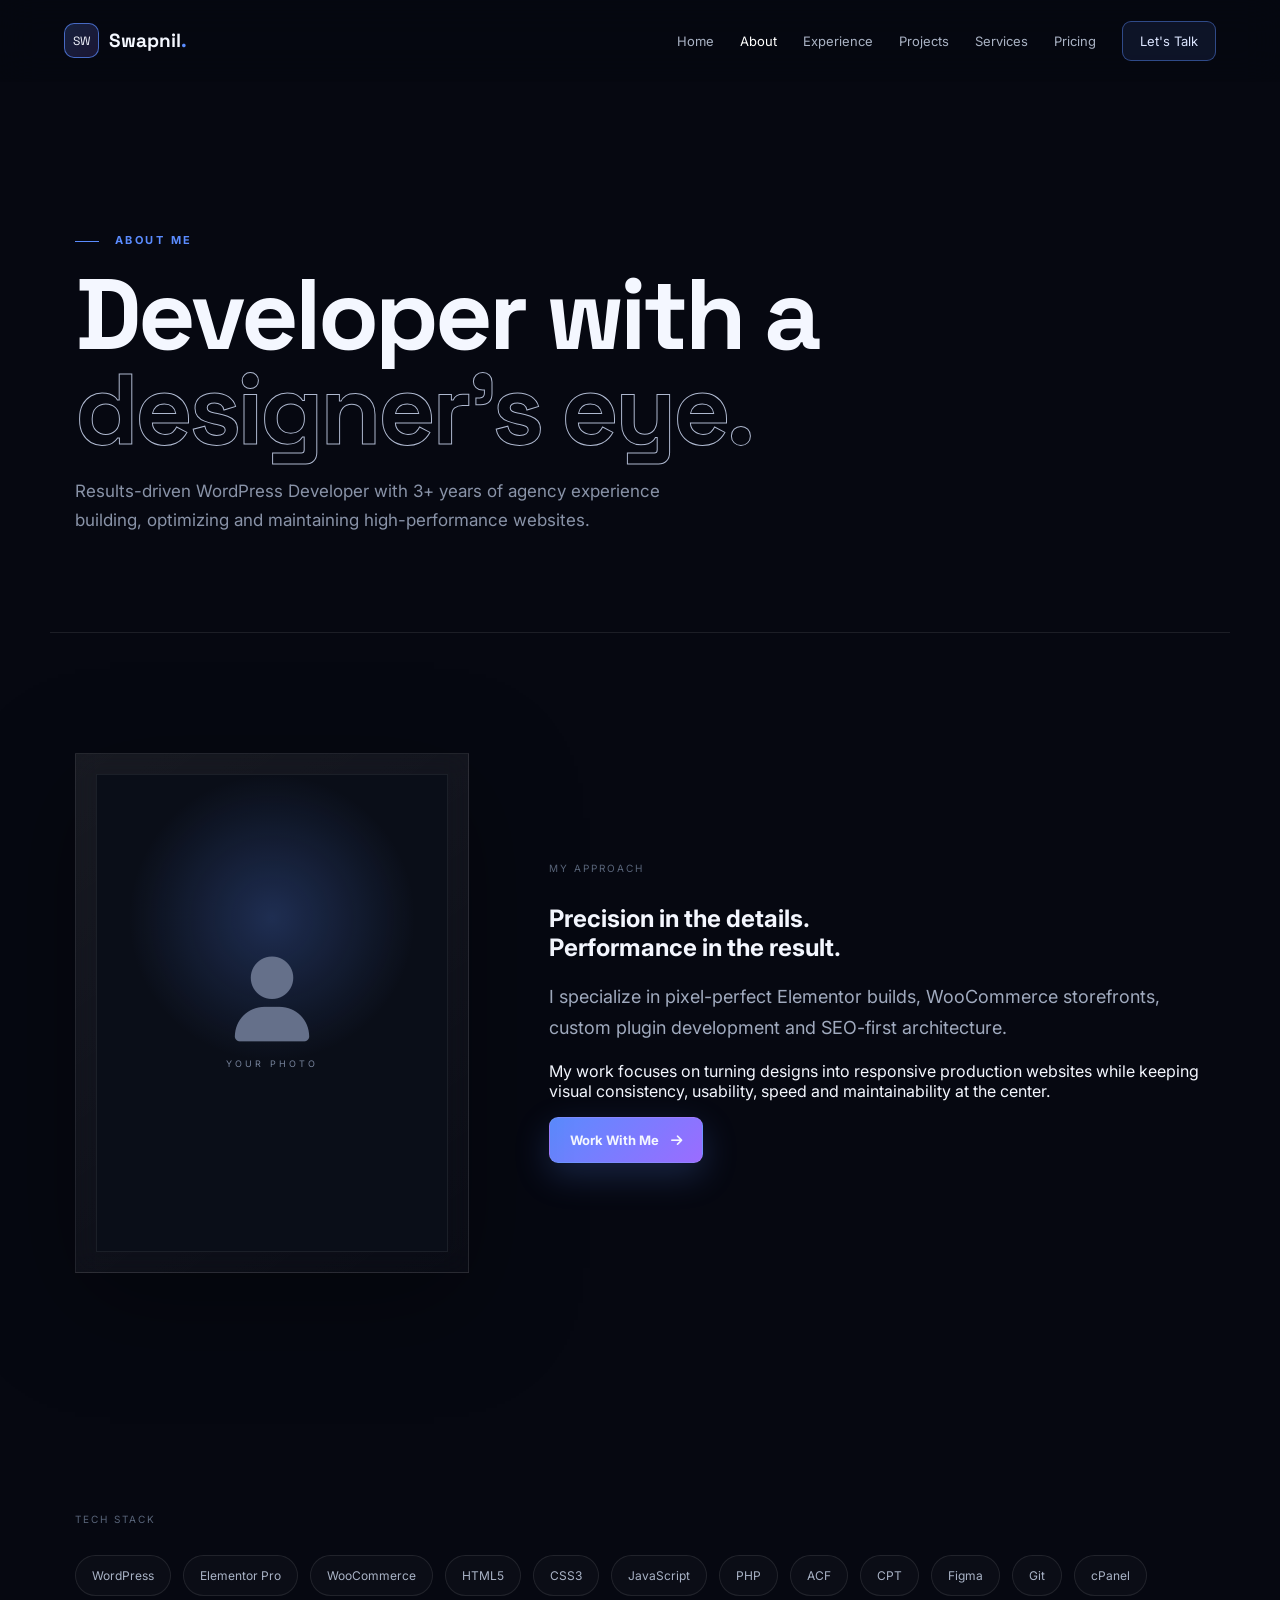
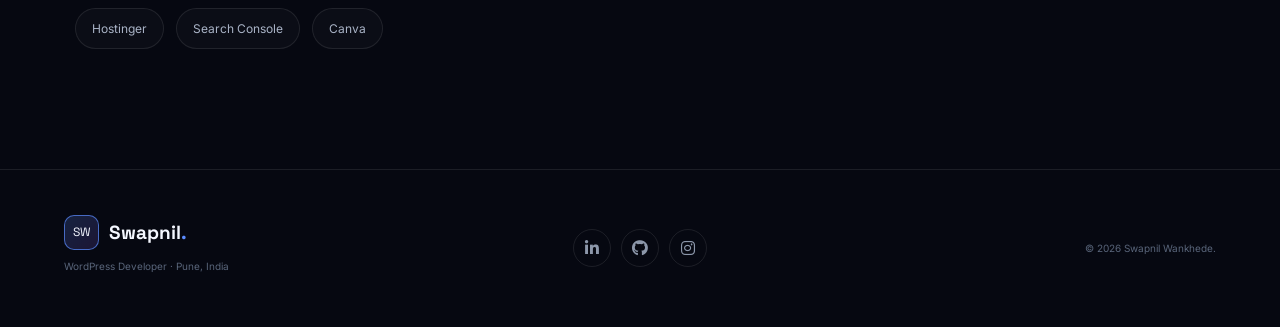
<file: swapnil-3d-portfolio/about.html>
<!DOCTYPE html><html lang="en"><head><meta charset="UTF-8"><meta name="viewport" content="width=device-width,initial-scale=1.0"><title>About | Swapnil Wankhede</title><link href="https://fonts.googleapis.com/css2?family=Inter:wght@400;500;600;700;800&family=Space+Grotesk:wght@500;600;700&display=swap" rel="stylesheet"><link rel="stylesheet" href="https://cdnjs.cloudflare.com/ajax/libs/font-awesome/6.7.2/css/all.min.css"><link rel="stylesheet" href="assets/style.css"></head><body><div id="loader"><div class="loader-logo">SW<span>.</span></div><div class="loader-bar"><i></i></div></div><div class="cursor"></div><div class="cursor-follower"></div>
<header class="nav"><a class="brand" href="index.html"><span>SW</span><b>Swapnil<span>.</span></b></a><button class="menu-toggle"><i class="fa-solid fa-bars"></i></button><nav><a href="index.html">Home</a><a class="active" href="about.html">About</a><a href="experience.html">Experience</a><a href="projects.html">Projects</a><a href="services.html">Services</a><a href="pricing.html">Pricing</a><a class="nav-cta" href="contact.html">Let's Talk</a></nav></header>
<main class="inner"><section class="page-hero"><p class="eyebrow"><span></span> ABOUT ME</p><h1>Developer with a<br><em>designer's eye.</em></h1><p>Results-driven WordPress Developer with 3+ years of agency experience building, optimizing and maintaining high-performance websites.</p></section>
<section class="section about-layout"><div class="about-photo glass"><div class="profile-placeholder"><i class="fa-solid fa-user"></i><small>YOUR PHOTO</small></div></div><div><div class="section-label">MY APPROACH</div><h2>Precision in the details.<br><span>Performance in the result.</span></h2><p class="lead">I specialize in pixel-perfect Elementor builds, WooCommerce storefronts, custom plugin development and SEO-first architecture.</p><p>My work focuses on turning designs into responsive production websites while keeping visual consistency, usability, speed and maintainability at the center.</p><a class="btn btn-primary" href="contact.html">Work With Me <i class="fa-solid fa-arrow-right"></i></a></div></section>
<section class="section"><div class="section-label">TECH STACK</div><div class="skill-cloud"><span>WordPress</span><span>Elementor Pro</span><span>WooCommerce</span><span>HTML5</span><span>CSS3</span><span>JavaScript</span><span>PHP</span><span>ACF</span><span>CPT</span><span>Figma</span><span>Git</span><span>cPanel</span><span>Hostinger</span><span>Search Console</span><span>Canva</span></div></section></main>
<footer><div><a class="brand" href="index.html"><span>SW</span><b>Swapnil<span>.</span></b></a><p>WordPress Developer · Pune, India</p></div><div class="socials"><a href="#"><i class="fa-brands fa-linkedin-in"></i></a><a href="#"><i class="fa-brands fa-github"></i></a><a href="#"><i class="fa-brands fa-instagram"></i></a></div><small>© 2026 Swapnil Wankhede.</small></footer><script src="assets/script.js"></script></body></html>
</file>
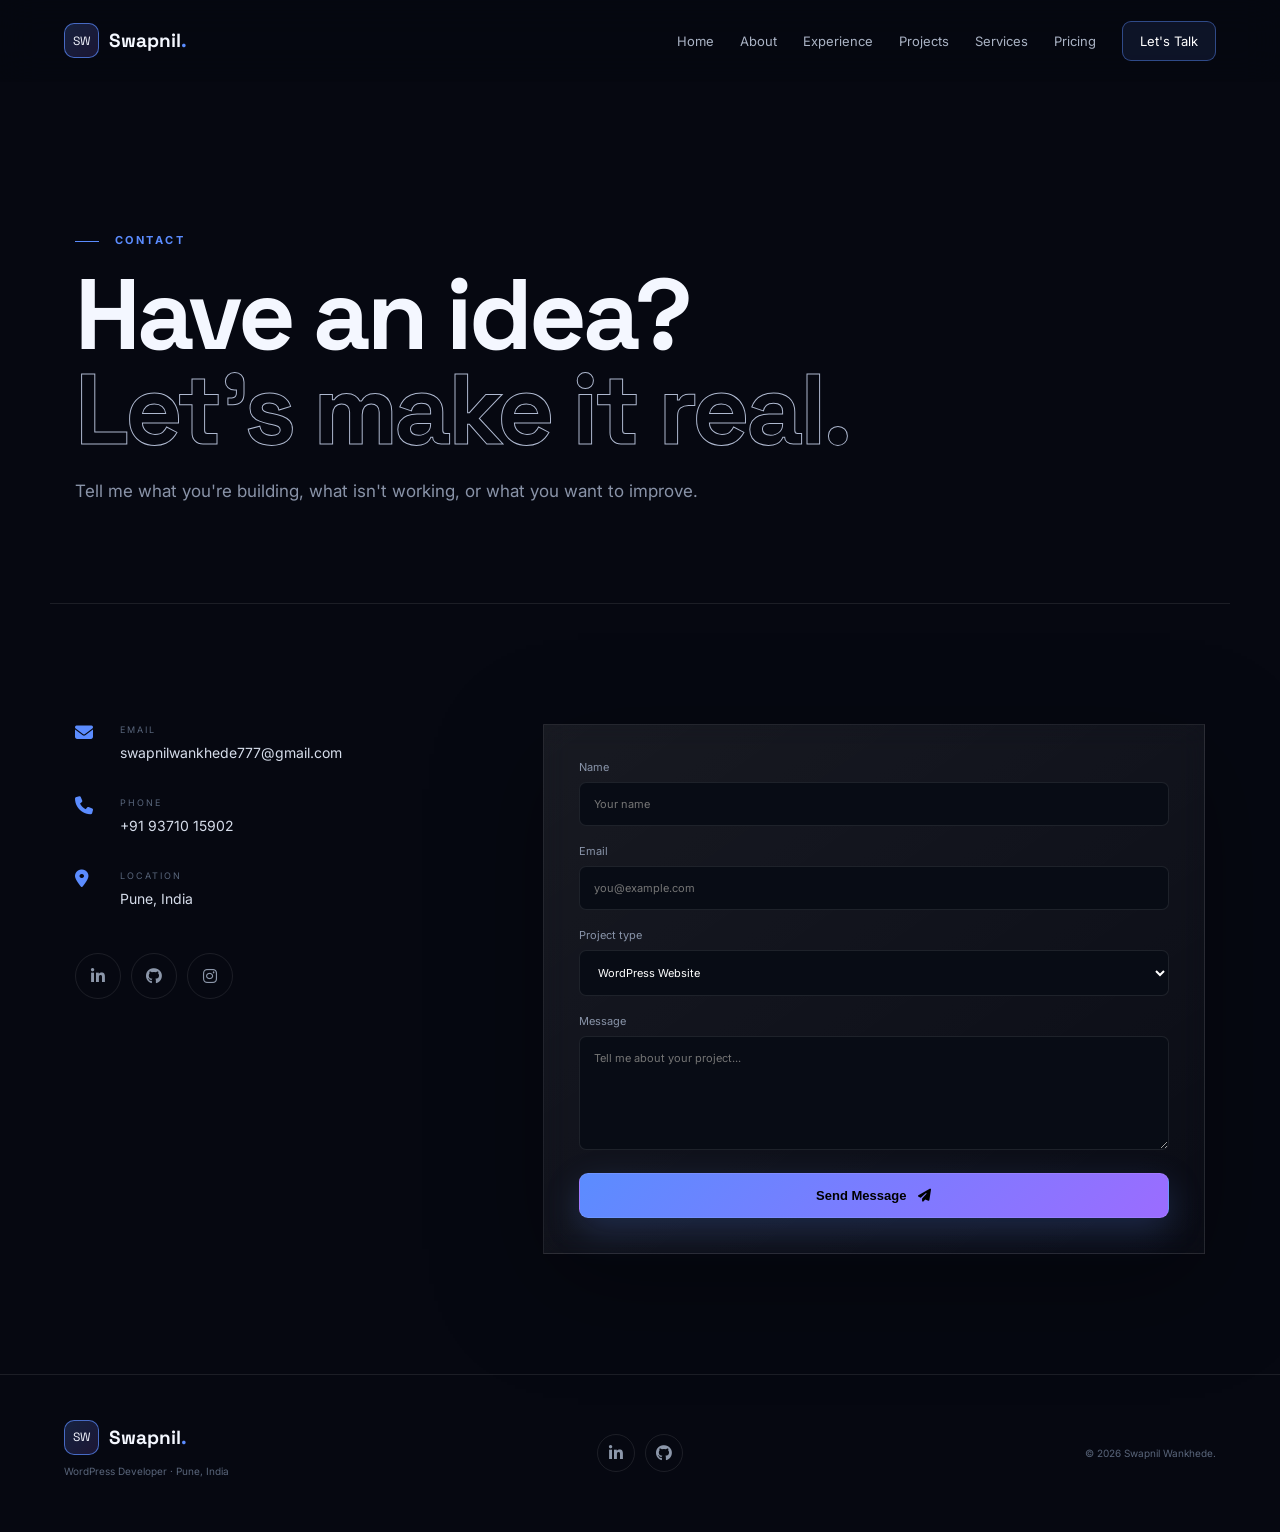
<file: swapnil-3d-portfolio/contact.html>
<!DOCTYPE html><html lang="en"><head><meta charset="UTF-8"><meta name="viewport" content="width=device-width,initial-scale=1.0"><title>Contact | Swapnil Wankhede</title><link href="https://fonts.googleapis.com/css2?family=Inter:wght@400;500;600;700;800&family=Space+Grotesk:wght@500;600;700&display=swap" rel="stylesheet"><link rel="stylesheet" href="https://cdnjs.cloudflare.com/ajax/libs/font-awesome/6.7.2/css/all.min.css"><link rel="stylesheet" href="assets/style.css"></head><body><div id="loader"><div class="loader-logo">SW<span>.</span></div><div class="loader-bar"><i></i></div></div><div class="cursor"></div><div class="cursor-follower"></div>
<header class="nav"><a class="brand" href="index.html"><span>SW</span><b>Swapnil<span>.</span></b></a><button class="menu-toggle"><i class="fa-solid fa-bars"></i></button><nav><a href="index.html">Home</a><a href="about.html">About</a><a href="experience.html">Experience</a><a href="projects.html">Projects</a><a href="services.html">Services</a><a href="pricing.html">Pricing</a><a class="nav-cta active" href="contact.html">Let's Talk</a></nav></header>
<main class="inner"><section class="page-hero contact-head"><p class="eyebrow"><span></span> CONTACT</p><h1>Have an idea?<br><em>Let's make it real.</em></h1><p>Tell me what you're building, what isn't working, or what you want to improve.</p></section>
<section class="section contact-layout"><div class="contact-info"><div class="contact-row"><i class="fa-solid fa-envelope"></i><div><small>EMAIL</small><a href="mailto:swapnilwankhede777@gmail.com">swapnilwankhede777@gmail.com</a></div></div><div class="contact-row"><i class="fa-solid fa-phone"></i><div><small>PHONE</small><a href="tel:+919371015902">+91 93710 15902</a></div></div><div class="contact-row"><i class="fa-solid fa-location-dot"></i><div><small>LOCATION</small><span>Pune, India</span></div></div><div class="socials big"><a href="#"><i class="fa-brands fa-linkedin-in"></i></a><a href="#"><i class="fa-brands fa-github"></i></a><a href="#"><i class="fa-brands fa-instagram"></i></a></div></div>
<form class="contact-form glass" onsubmit="event.preventDefault();alert('Thanks! Connect this form to Formspree, Netlify Forms or your WordPress backend before launch.');"><label>Name<input required placeholder="Your name"></label><label>Email<input required type="email" placeholder="you@example.com"></label><label>Project type<select><option>WordPress Website</option><option>Landing Page</option><option>WooCommerce</option><option>Maintenance / Bug Fixing</option><option>Custom Development</option></select></label><label>Message<textarea required rows="6" placeholder="Tell me about your project..."></textarea></label><button class="btn btn-primary magnetic" type="submit">Send Message <i class="fa-solid fa-paper-plane"></i></button></form></section></main>
<footer><div><a class="brand" href="index.html"><span>SW</span><b>Swapnil<span>.</span></b></a><p>WordPress Developer · Pune, India</p></div><div class="socials"><a href="#"><i class="fa-brands fa-linkedin-in"></i></a><a href="#"><i class="fa-brands fa-github"></i></a></div><small>© 2026 Swapnil Wankhede.</small></footer><script src="assets/script.js"></script></body></html>
</file>
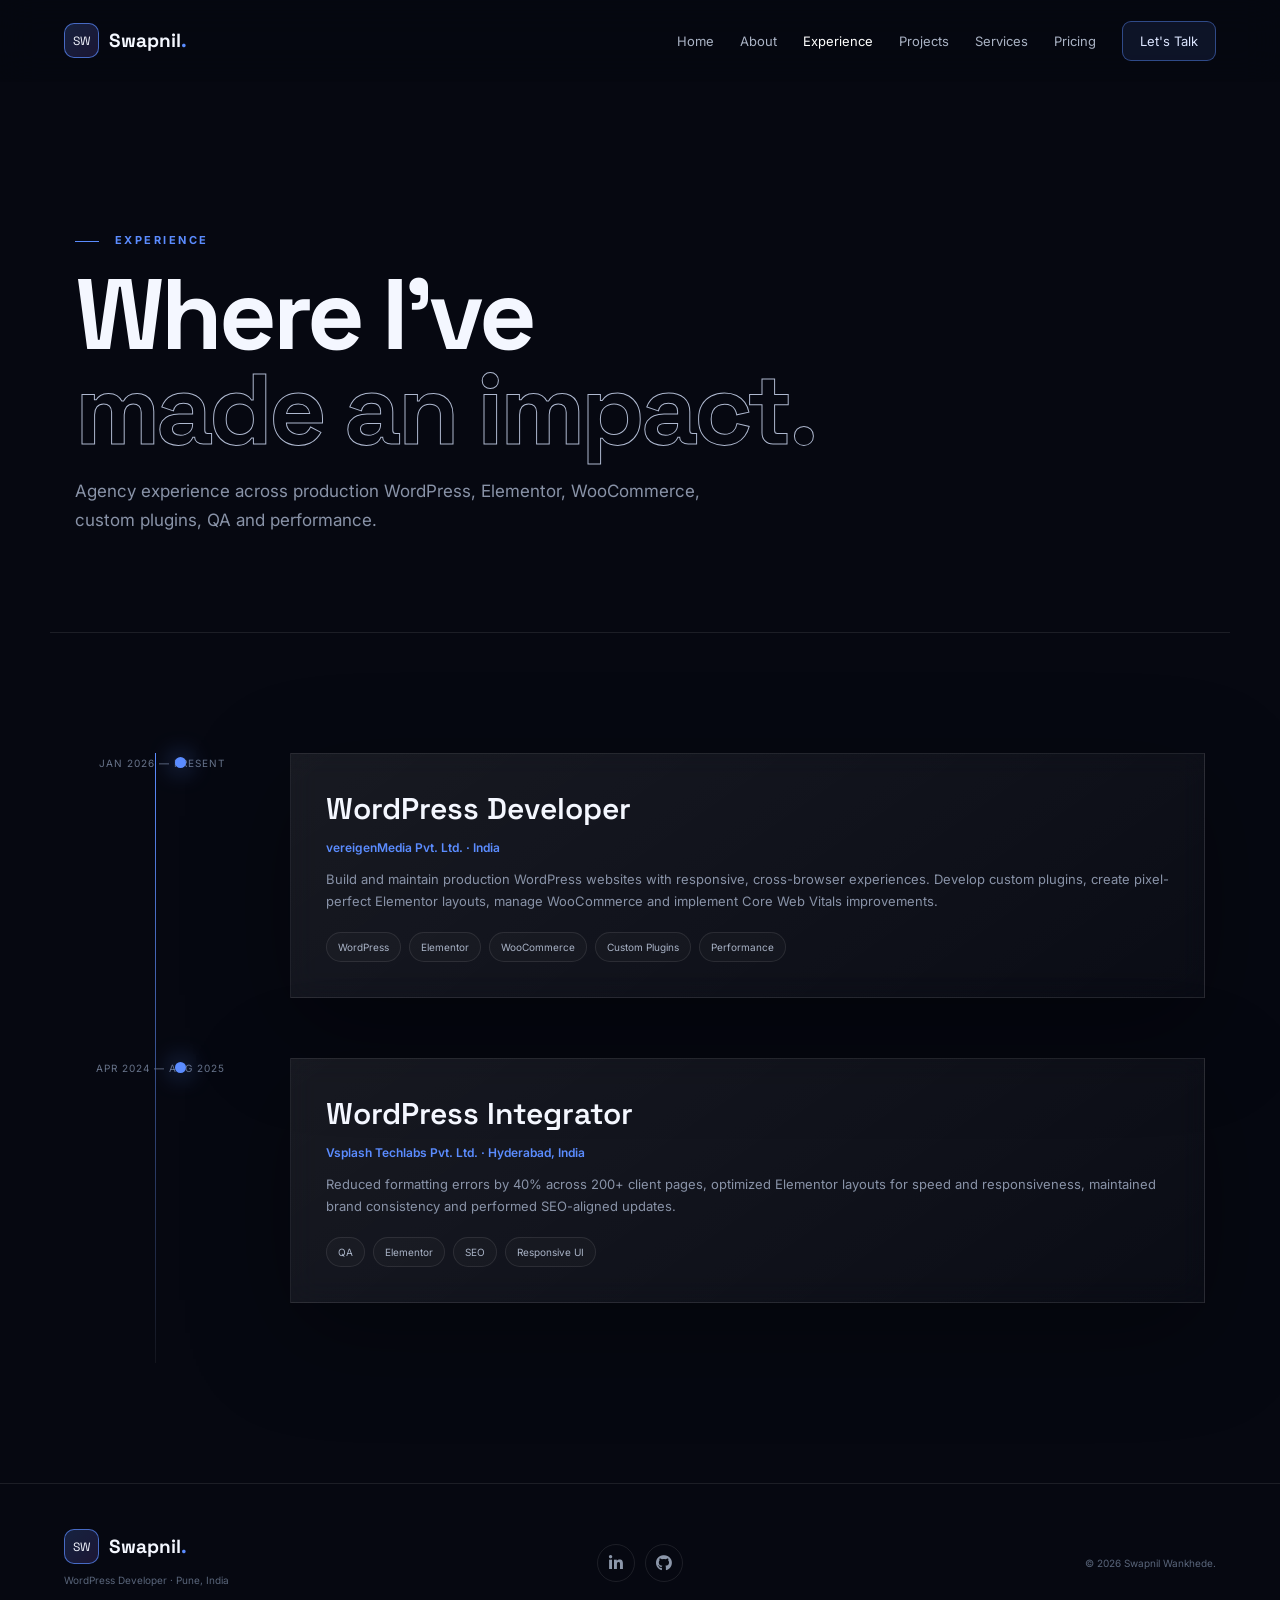
<file: swapnil-3d-portfolio/experience.html>
<!DOCTYPE html><html lang="en"><head><meta charset="UTF-8"><meta name="viewport" content="width=device-width,initial-scale=1.0"><title>Experience | Swapnil Wankhede</title><link href="https://fonts.googleapis.com/css2?family=Inter:wght@400;500;600;700;800&family=Space+Grotesk:wght@500;600;700&display=swap" rel="stylesheet"><link rel="stylesheet" href="https://cdnjs.cloudflare.com/ajax/libs/font-awesome/6.7.2/css/all.min.css"><link rel="stylesheet" href="assets/style.css"></head><body><div id="loader"><div class="loader-logo">SW<span>.</span></div><div class="loader-bar"><i></i></div></div><div class="cursor"></div><div class="cursor-follower"></div>
<header class="nav"><a class="brand" href="index.html"><span>SW</span><b>Swapnil<span>.</span></b></a><button class="menu-toggle"><i class="fa-solid fa-bars"></i></button><nav><a href="index.html">Home</a><a href="about.html">About</a><a class="active" href="experience.html">Experience</a><a href="projects.html">Projects</a><a href="services.html">Services</a><a href="pricing.html">Pricing</a><a class="nav-cta" href="contact.html">Let's Talk</a></nav></header>
<main class="inner"><section class="page-hero"><p class="eyebrow"><span></span> EXPERIENCE</p><h1>Where I've<br><em>made an impact.</em></h1><p>Agency experience across production WordPress, Elementor, WooCommerce, custom plugins, QA and performance.</p></section>
<section class="section timeline"><article class="timeline-item"><div class="timeline-dot"></div><div class="time">JAN 2026 — PRESENT</div><div class="timeline-card glass"><h2>WordPress Developer</h2><h3>vereigenMedia Pvt. Ltd. · India</h3><p>Build and maintain production WordPress websites with responsive, cross-browser experiences. Develop custom plugins, create pixel-perfect Elementor layouts, manage WooCommerce and implement Core Web Vitals improvements.</p><div class="chips"><span>WordPress</span><span>Elementor</span><span>WooCommerce</span><span>Custom Plugins</span><span>Performance</span></div></div></article>
<article class="timeline-item"><div class="timeline-dot"></div><div class="time">APR 2024 — AUG 2025</div><div class="timeline-card glass"><h2>WordPress Integrator</h2><h3>Vsplash Techlabs Pvt. Ltd. · Hyderabad, India</h3><p>Reduced formatting errors by 40% across 200+ client pages, optimized Elementor layouts for speed and responsiveness, maintained brand consistency and performed SEO-aligned updates.</p><div class="chips"><span>QA</span><span>Elementor</span><span>SEO</span><span>Responsive UI</span></div></div></article></section></main>
<footer><div><a class="brand" href="index.html"><span>SW</span><b>Swapnil<span>.</span></b></a><p>WordPress Developer · Pune, India</p></div><div class="socials"><a href="#"><i class="fa-brands fa-linkedin-in"></i></a><a href="#"><i class="fa-brands fa-github"></i></a></div><small>© 2026 Swapnil Wankhede.</small></footer><script src="assets/script.js"></script></body></html>
</file>
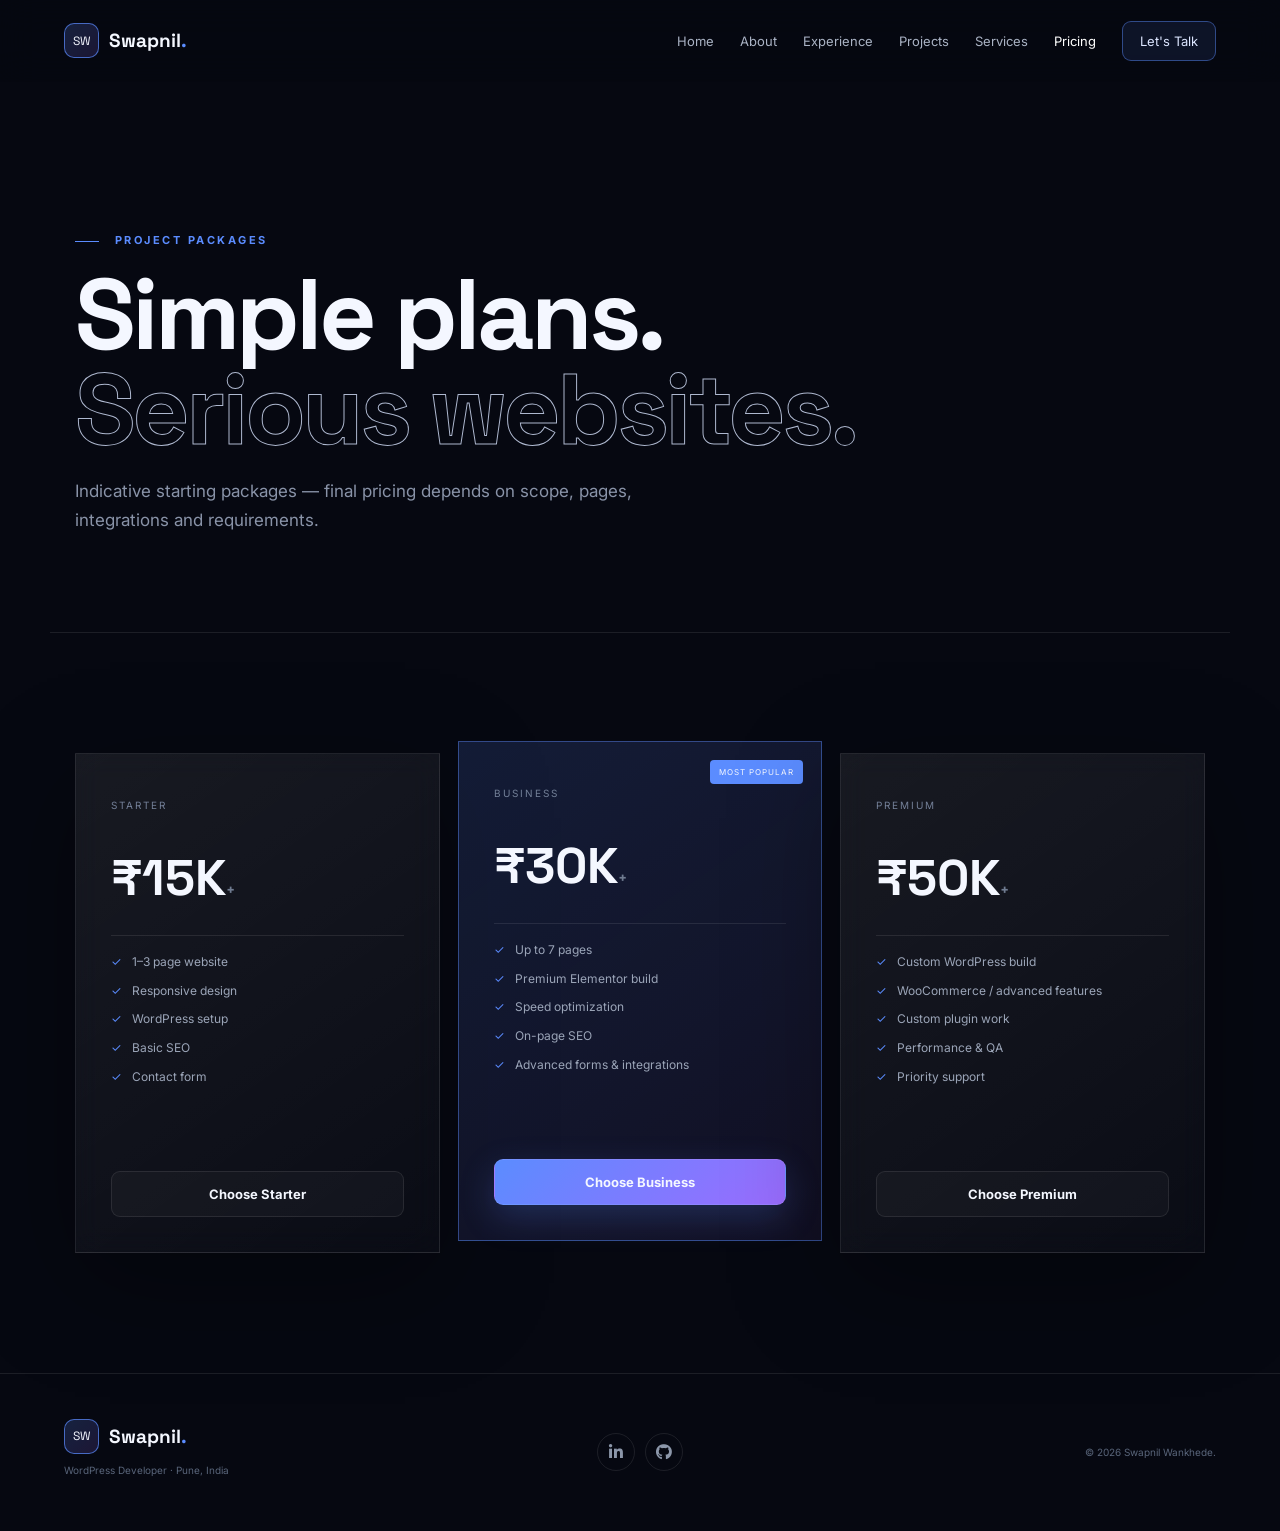
<file: swapnil-3d-portfolio/pricing.html>
<!DOCTYPE html><html lang="en"><head><meta charset="UTF-8"><meta name="viewport" content="width=device-width,initial-scale=1.0"><title>Pricing | Swapnil Wankhede</title><link href="https://fonts.googleapis.com/css2?family=Inter:wght@400;500;600;700;800&family=Space+Grotesk:wght@500;600;700&display=swap" rel="stylesheet"><link rel="stylesheet" href="https://cdnjs.cloudflare.com/ajax/libs/font-awesome/6.7.2/css/all.min.css"><link rel="stylesheet" href="assets/style.css"></head><body><div id="loader"><div class="loader-logo">SW<span>.</span></div><div class="loader-bar"><i></i></div></div><div class="cursor"></div><div class="cursor-follower"></div>
<header class="nav"><a class="brand" href="index.html"><span>SW</span><b>Swapnil<span>.</span></b></a><button class="menu-toggle"><i class="fa-solid fa-bars"></i></button><nav><a href="index.html">Home</a><a href="about.html">About</a><a href="experience.html">Experience</a><a href="projects.html">Projects</a><a href="services.html">Services</a><a class="active" href="pricing.html">Pricing</a><a class="nav-cta" href="contact.html">Let's Talk</a></nav></header>
<main class="inner"><section class="page-hero"><p class="eyebrow"><span></span> PROJECT PACKAGES</p><h1>Simple plans.<br><em>Serious websites.</em></h1><p>Indicative starting packages — final pricing depends on scope, pages, integrations and requirements.</p></section>
<section class="section pricing-grid"><article class="price-card glass"><p>STARTER</p><h2>₹15K<span>+</span></h2><div class="line"></div><ul><li>1–3 page website</li><li>Responsive design</li><li>WordPress setup</li><li>Basic SEO</li><li>Contact form</li></ul><a class="btn btn-ghost" href="contact.html">Choose Starter</a></article><article class="price-card featured"><div class="popular">MOST POPULAR</div><p>BUSINESS</p><h2>₹30K<span>+</span></h2><div class="line"></div><ul><li>Up to 7 pages</li><li>Premium Elementor build</li><li>Speed optimization</li><li>On-page SEO</li><li>Advanced forms & integrations</li></ul><a class="btn btn-primary" href="contact.html">Choose Business</a></article><article class="price-card glass"><p>PREMIUM</p><h2>₹50K<span>+</span></h2><div class="line"></div><ul><li>Custom WordPress build</li><li>WooCommerce / advanced features</li><li>Custom plugin work</li><li>Performance & QA</li><li>Priority support</li></ul><a class="btn btn-ghost" href="contact.html">Choose Premium</a></article></section></main>
<footer><div><a class="brand" href="index.html"><span>SW</span><b>Swapnil<span>.</span></b></a><p>WordPress Developer · Pune, India</p></div><div class="socials"><a href="#"><i class="fa-brands fa-linkedin-in"></i></a><a href="#"><i class="fa-brands fa-github"></i></a></div><small>© 2026 Swapnil Wankhede.</small></footer><script src="assets/script.js"></script></body></html>
</file>
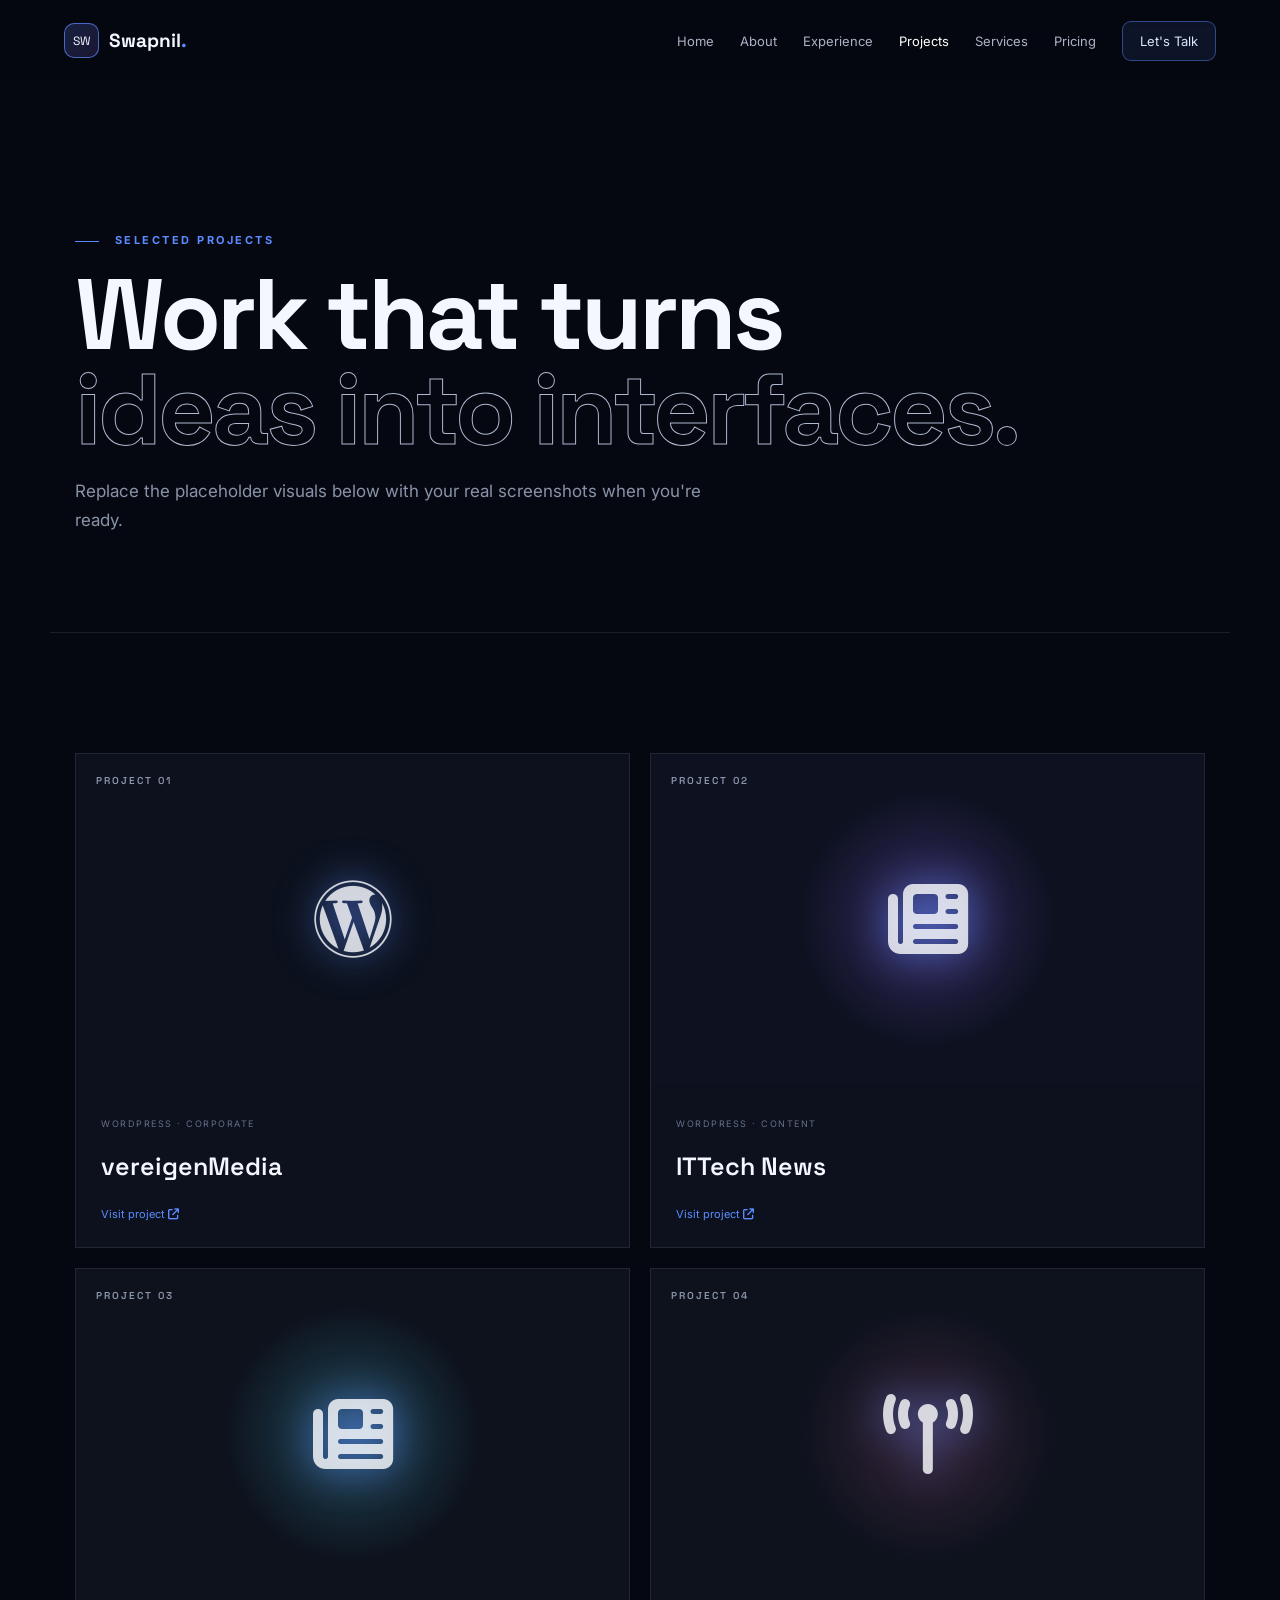
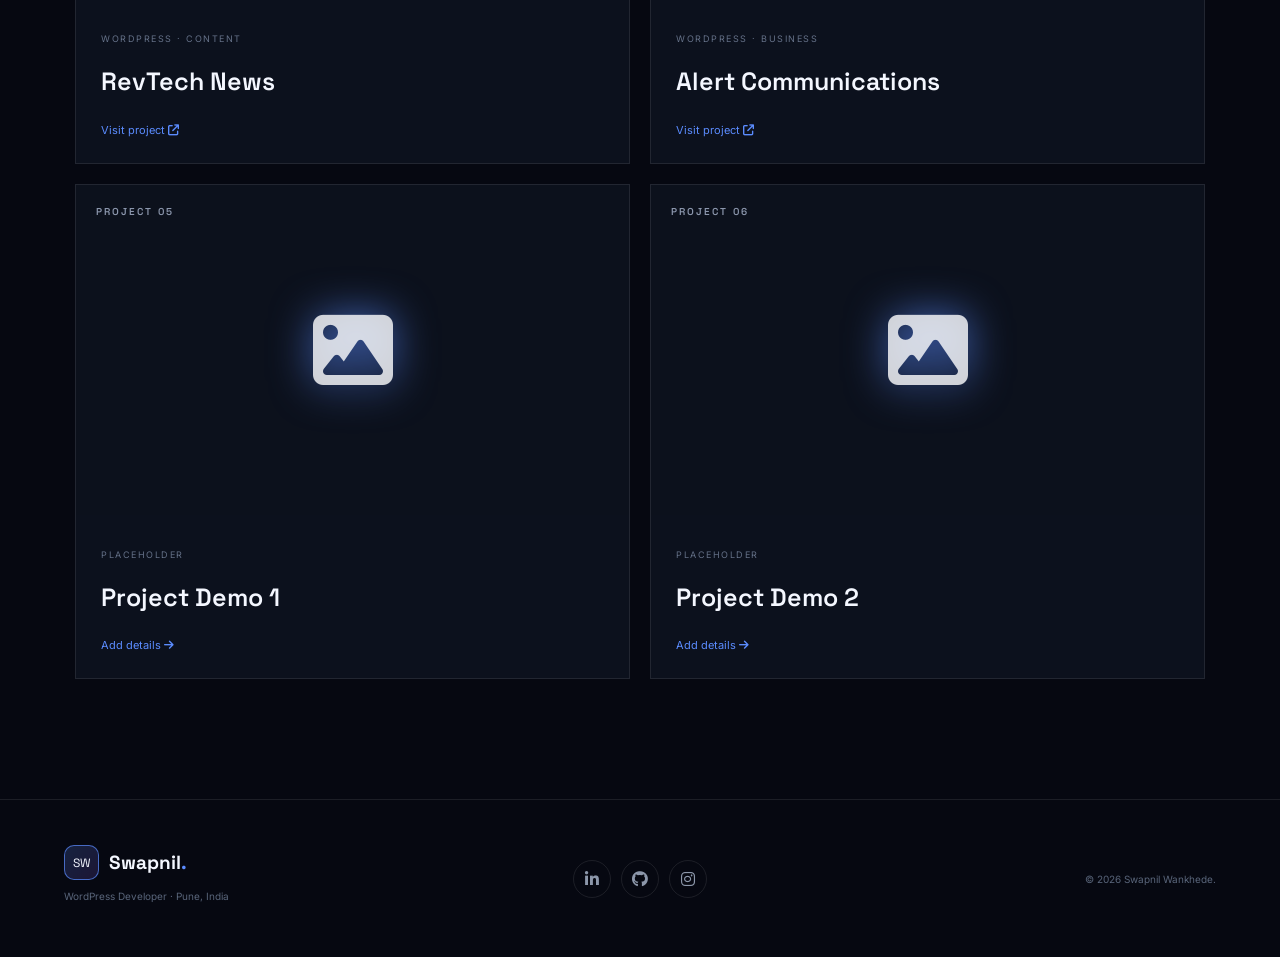
<file: swapnil-3d-portfolio/projects.html>
<!DOCTYPE html><html lang="en"><head><meta charset="UTF-8"><meta name="viewport" content="width=device-width,initial-scale=1.0"><title>Projects | Swapnil Wankhede</title><link href="https://fonts.googleapis.com/css2?family=Inter:wght@400;500;600;700;800&family=Space+Grotesk:wght@500;600;700&display=swap" rel="stylesheet"><link rel="stylesheet" href="https://cdnjs.cloudflare.com/ajax/libs/font-awesome/6.7.2/css/all.min.css"><link rel="stylesheet" href="assets/style.css"></head><body><div id="loader"><div class="loader-logo">SW<span>.</span></div><div class="loader-bar"><i></i></div></div><div class="cursor"></div><div class="cursor-follower"></div>
<header class="nav"><a class="brand" href="index.html"><span>SW</span><b>Swapnil<span>.</span></b></a><button class="menu-toggle"><i class="fa-solid fa-bars"></i></button><nav><a href="index.html">Home</a><a href="about.html">About</a><a href="experience.html">Experience</a><a class="active" href="projects.html">Projects</a><a href="services.html">Services</a><a href="pricing.html">Pricing</a><a class="nav-cta" href="contact.html">Let's Talk</a></nav></header>
<main class="inner"><section class="page-hero"><p class="eyebrow"><span></span> SELECTED PROJECTS</p><h1>Work that turns<br><em>ideas into interfaces.</em></h1><p>Replace the placeholder visuals below with your real screenshots when you're ready.</p></section>
<section class="section projects-grid"><article class="work-card tilt"><div class="work-image art-one"><i class="fa-brands fa-wordpress"></i><b>PROJECT 01</b></div><div><p>WORDPRESS · CORPORATE</p><h2>vereigenMedia</h2><a href="https://vereigenmedia.com" target="_blank">Visit project <i class="fa-solid fa-arrow-up-right-from-square"></i></a></div></article>
<article class="work-card tilt"><div class="work-image art-two"><i class="fa-solid fa-newspaper"></i><b>PROJECT 02</b></div><div><p>WORDPRESS · CONTENT</p><h2>ITTech News</h2><a href="https://ittech-news.com" target="_blank">Visit project <i class="fa-solid fa-arrow-up-right-from-square"></i></a></div></article>
<article class="work-card tilt"><div class="work-image art-three"><i class="fa-solid fa-newspaper"></i><b>PROJECT 03</b></div><div><p>WORDPRESS · CONTENT</p><h2>RevTech News</h2><a href="https://revtech-news.com" target="_blank">Visit project <i class="fa-solid fa-arrow-up-right-from-square"></i></a></div></article>
<article class="work-card tilt"><div class="work-image art-four"><i class="fa-solid fa-tower-broadcast"></i><b>PROJECT 04</b></div><div><p>WORDPRESS · BUSINESS</p><h2>Alert Communications</h2><a href="https://alertcommunications.com" target="_blank">Visit project <i class="fa-solid fa-arrow-up-right-from-square"></i></a></div></article>
<article class="work-card tilt"><div class="work-image placeholder-image"><i class="fa-solid fa-image"></i><b>PROJECT 05</b></div><div><p>PLACEHOLDER</p><h2>Project Demo 1</h2><a href="contact.html">Add details <i class="fa-solid fa-arrow-right"></i></a></div></article>
<article class="work-card tilt"><div class="work-image placeholder-image"><i class="fa-solid fa-image"></i><b>PROJECT 06</b></div><div><p>PLACEHOLDER</p><h2>Project Demo 2</h2><a href="contact.html">Add details <i class="fa-solid fa-arrow-right"></i></a></div></article></section></main>
<footer><div><a class="brand" href="index.html"><span>SW</span><b>Swapnil<span>.</span></b></a><p>WordPress Developer · Pune, India</p></div><div class="socials"><a href="#"><i class="fa-brands fa-linkedin-in"></i></a><a href="#"><i class="fa-brands fa-github"></i></a><a href="#"><i class="fa-brands fa-instagram"></i></a></div><small>© 2026 Swapnil Wankhede.</small></footer><script src="assets/script.js"></script></body></html>
</file>
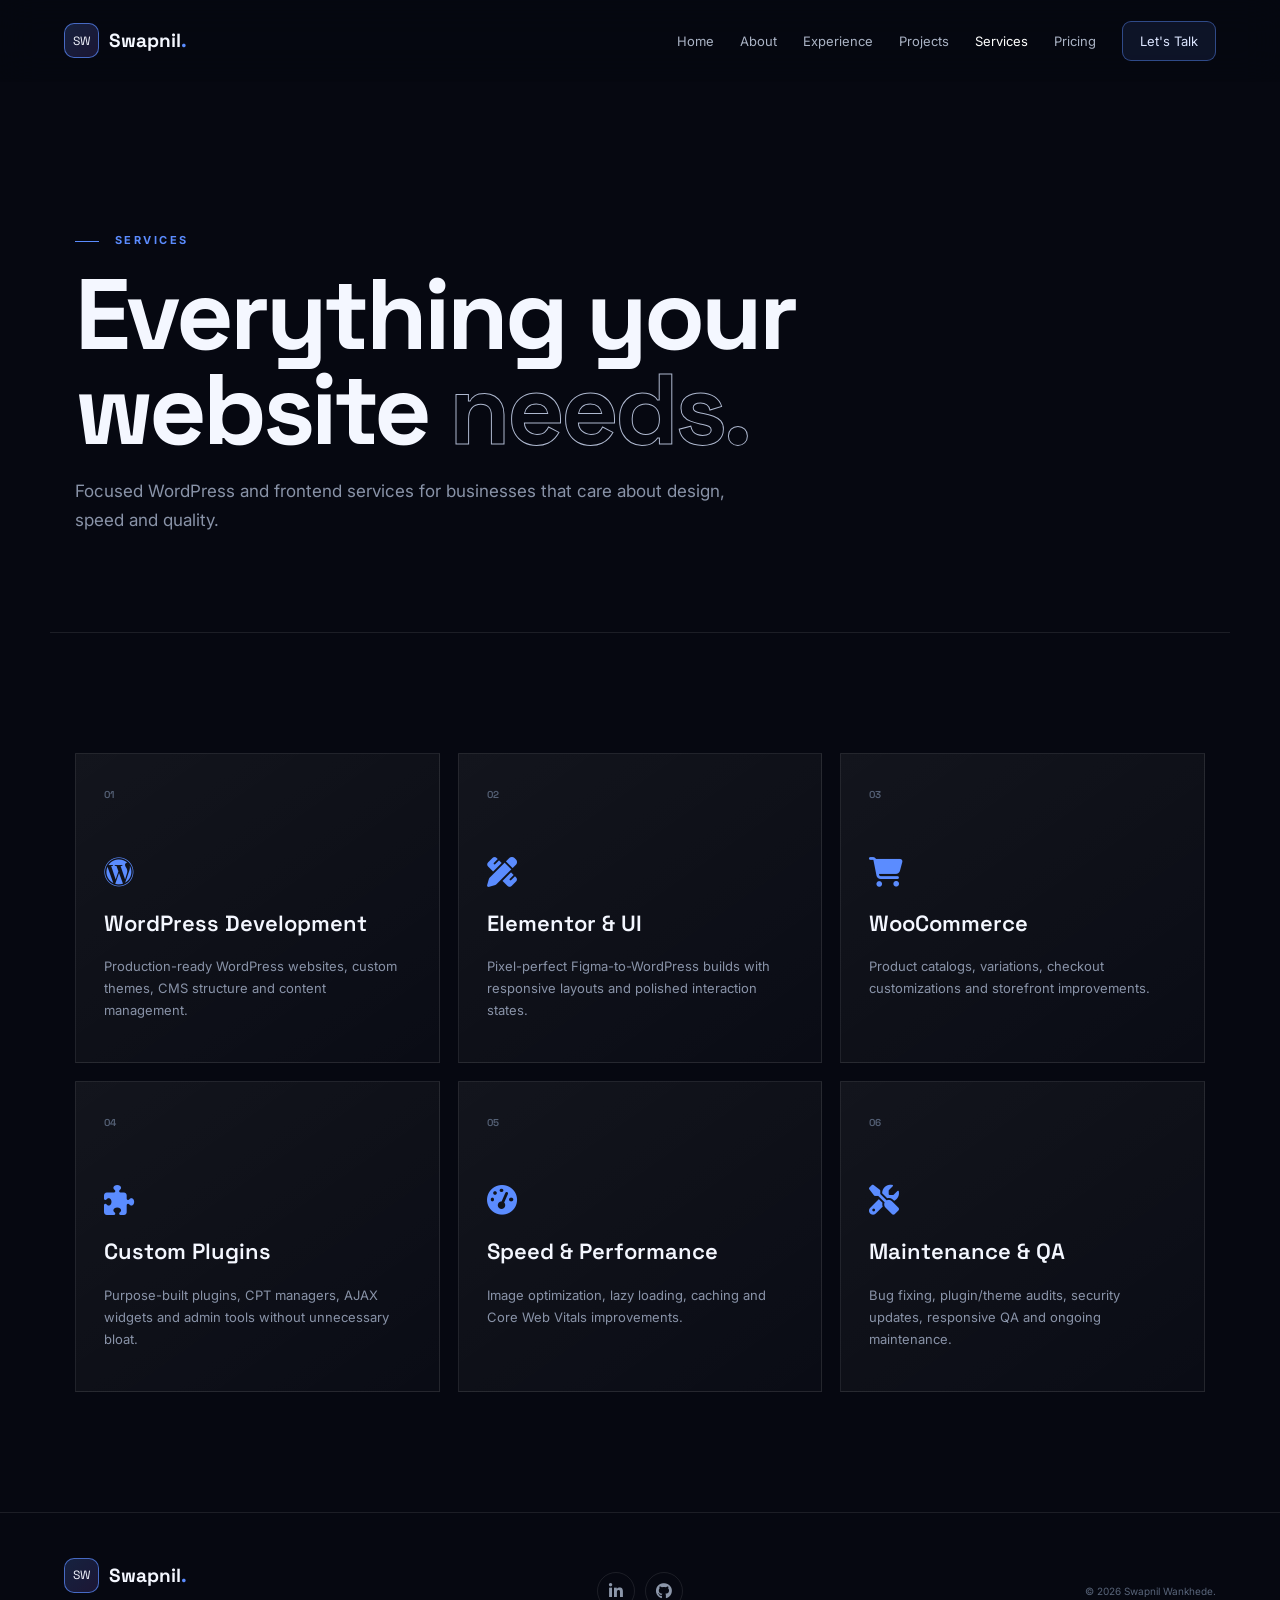
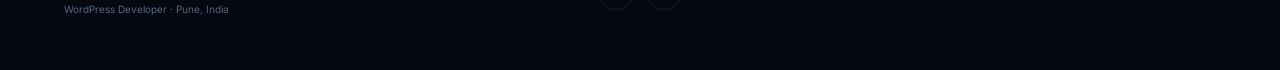
<file: swapnil-3d-portfolio/services.html>
<!DOCTYPE html><html lang="en"><head><meta charset="UTF-8"><meta name="viewport" content="width=device-width,initial-scale=1.0"><title>Services | Swapnil Wankhede</title><link href="https://fonts.googleapis.com/css2?family=Inter:wght@400;500;600;700;800&family=Space+Grotesk:wght@500;600;700&display=swap" rel="stylesheet"><link rel="stylesheet" href="https://cdnjs.cloudflare.com/ajax/libs/font-awesome/6.7.2/css/all.min.css"><link rel="stylesheet" href="assets/style.css"></head><body><div id="loader"><div class="loader-logo">SW<span>.</span></div><div class="loader-bar"><i></i></div></div><div class="cursor"></div><div class="cursor-follower"></div>
<header class="nav"><a class="brand" href="index.html"><span>SW</span><b>Swapnil<span>.</span></b></a><button class="menu-toggle"><i class="fa-solid fa-bars"></i></button><nav><a href="index.html">Home</a><a href="about.html">About</a><a href="experience.html">Experience</a><a href="projects.html">Projects</a><a class="active" href="services.html">Services</a><a href="pricing.html">Pricing</a><a class="nav-cta" href="contact.html">Let's Talk</a></nav></header>
<main class="inner"><section class="page-hero"><p class="eyebrow"><span></span> SERVICES</p><h1>Everything your<br>website <em>needs.</em></h1><p>Focused WordPress and frontend services for businesses that care about design, speed and quality.</p></section>
<section class="section services-grid"><article class="service-card tilt"><span>01</span><i class="fa-brands fa-wordpress"></i><h2>WordPress Development</h2><p>Production-ready WordPress websites, custom themes, CMS structure and content management.</p></article><article class="service-card tilt"><span>02</span><i class="fa-solid fa-pen-ruler"></i><h2>Elementor & UI</h2><p>Pixel-perfect Figma-to-WordPress builds with responsive layouts and polished interaction states.</p></article><article class="service-card tilt"><span>03</span><i class="fa-solid fa-cart-shopping"></i><h2>WooCommerce</h2><p>Product catalogs, variations, checkout customizations and storefront improvements.</p></article><article class="service-card tilt"><span>04</span><i class="fa-solid fa-puzzle-piece"></i><h2>Custom Plugins</h2><p>Purpose-built plugins, CPT managers, AJAX widgets and admin tools without unnecessary bloat.</p></article><article class="service-card tilt"><span>05</span><i class="fa-solid fa-gauge-high"></i><h2>Speed & Performance</h2><p>Image optimization, lazy loading, caching and Core Web Vitals improvements.</p></article><article class="service-card tilt"><span>06</span><i class="fa-solid fa-screwdriver-wrench"></i><h2>Maintenance & QA</h2><p>Bug fixing, plugin/theme audits, security updates, responsive QA and ongoing maintenance.</p></article></section></main>
<footer><div><a class="brand" href="index.html"><span>SW</span><b>Swapnil<span>.</span></b></a><p>WordPress Developer · Pune, India</p></div><div class="socials"><a href="#"><i class="fa-brands fa-linkedin-in"></i></a><a href="#"><i class="fa-brands fa-github"></i></a></div><small>© 2026 Swapnil Wankhede.</small></footer><script src="assets/script.js"></script></body></html>
</file>
<file: swapnil-3d-portfolio/assets/style.css>
:root{--bg:#060811;--panel:#0d1220;--panel2:#11182a;--text:#f4f7ff;--muted:#8993a8;--blue:#5b8cff;--violet:#9b6cff;--cyan:#5ee7ff;--line:rgba(255,255,255,.09);--max:1180px}*{box-sizing:border-box}html{scroll-behavior:smooth}body{margin:0;background:var(--bg);color:var(--text);font-family:Inter,sans-serif;overflow-x:hidden}a{color:inherit;text-decoration:none}.nav{position:fixed;top:0;left:0;right:0;height:82px;padding:0 max(5vw,24px);display:flex;align-items:center;justify-content:space-between;z-index:100;background:rgba(6,8,17,.7);backdrop-filter:blur(18px);border-bottom:1px solid transparent}.brand{display:flex;align-items:center;gap:10px;font-family:"Space Grotesk";font-size:19px}.brand>span{display:grid;place-items:center;width:35px;height:35px;border:1px solid rgba(91,140,255,.7);border-radius:10px;background:linear-gradient(135deg,rgba(91,140,255,.2),rgba(155,108,255,.15));font-size:12px}.brand b{font-weight:700}.brand b span,.eyebrow,.text-link{color:var(--blue)}.nav nav{display:flex;align-items:center;gap:26px}.nav nav>a{font-size:13px;color:#aab3c5;transition:.25s}.nav nav>a:hover,.nav nav>a.active{color:#fff}.nav .nav-cta{padding:11px 17px;border:1px solid rgba(91,140,255,.45);border-radius:9px;background:rgba(91,140,255,.1);color:#dce6ff}.menu-toggle{display:none;background:none;border:0;color:#fff;font-size:22px}.hero{min-height:100vh;position:relative;display:flex;align-items:center;max-width:1500px;margin:auto;padding:130px max(7vw,24px) 70px;overflow:hidden}.hero-grid{position:absolute;inset:0;background-image:linear-gradient(rgba(255,255,255,.035) 1px,transparent 1px),linear-gradient(90deg,rgba(255,255,255,.035) 1px,transparent 1px);background-size:70px 70px;mask-image:linear-gradient(to bottom,#000,transparent 80%);opacity:.5}.hero-content{position:relative;z-index:3;width:58%}.eyebrow{font-size:11px;font-weight:700;letter-spacing:2.5px}.eyebrow span{display:inline-block;width:24px;height:1px;background:var(--blue);vertical-align:middle;margin-right:10px}.hero h1,.page-hero h1{font:700 clamp(52px,7vw,104px)/.95 "Space Grotesk";letter-spacing:-4px;margin:20px 0}.hero h1 em,.page-hero h1 em{font-style:normal;color:transparent;-webkit-text-stroke:1px #aeb8cf}.hero-copy{max-width:590px;color:var(--muted);font-size:17px;line-height:1.75}.hero-actions{display:flex;gap:13px;margin:32px 0}.btn{display:inline-flex;align-items:center;justify-content:center;gap:12px;padding:14px 20px;border-radius:9px;font-size:13px;font-weight:700;border:1px solid var(--line);transition:.3s;cursor:pointer}.btn-primary{background:linear-gradient(135deg,var(--blue),var(--violet));box-shadow:0 12px 35px rgba(91,140,255,.22)}.btn-primary:hover{transform:translateY(-3px);box-shadow:0 16px 45px rgba(91,140,255,.32)}.btn-ghost{background:rgba(255,255,255,.03)}.btn-ghost:hover{background:rgba(255,255,255,.08);transform:translateY(-3px)}.hero-meta{display:flex;gap:28px;color:#6f7b91;font-size:11px}.hero-meta strong{display:block;color:#dce4f6;font:700 23px "Space Grotesk";margin-bottom:4px}.hero-profile{position:absolute;right:8%;top:24%;width:330px;height:430px;z-index:3;transform:rotate(5deg);overflow:hidden}.glass{background:linear-gradient(145deg,rgba(255,255,255,.075),rgba(255,255,255,.02));border:1px solid var(--line);box-shadow:0 30px 100px rgba(0,0,0,.35);backdrop-filter:blur(14px)}.profile-placeholder{position:absolute;inset:20px;display:flex;flex-direction:column;align-items:center;justify-content:center;background:radial-gradient(circle at 50% 30%,rgba(91,140,255,.25),transparent 38%),#0a0e18;border:1px solid rgba(255,255,255,.07)}.profile-placeholder i{font-size:85px;color:#65708a}.profile-placeholder small{margin-top:16px;letter-spacing:3px;color:#77839b;font-size:9px}.profile-ring{position:absolute;width:430px;height:430px;border:1px solid rgba(94,231,255,.25);border-radius:50%;left:-50px;top:20px;animation:spin 18s linear infinite}.profile-tag{position:absolute;right:25px;bottom:24px;font:700 10px "Space Grotesk";letter-spacing:2px;color:#fff}.hero-glow,.cta-orb{position:absolute;width:550px;height:550px;border-radius:50%;background:radial-gradient(circle,rgba(91,140,255,.16),transparent 68%);filter:blur(5px);right:8%;top:15%}.scroll-cue{position:absolute;bottom:28px;left:7%;display:flex;align-items:center;gap:15px;color:#566177;font-size:9px;letter-spacing:2px}.scroll-cue i{width:45px;height:1px;background:#566177}.marquee{overflow:hidden;white-space:nowrap;border-top:1px solid var(--line);border-bottom:1px solid var(--line);padding:18px 0;color:#69758c;font:600 12px "Space Grotesk";letter-spacing:2px}.marquee div{animation:marquee 24s linear infinite}.marquee span{color:var(--blue);padding:0 30px}.section{max-width:var(--max);margin:auto;padding:120px 25px}.section-label{font-size:10px;letter-spacing:2px;color:#59657a;margin-bottom:30px}.intro-layout{display:grid;grid-template-columns:1.2fr .8fr;gap:80px}.intro h2,.section-head h2,.cta-section h2{font:600 clamp(42px,5vw,70px)/1.02 "Space Grotesk";letter-spacing:-3px;margin:0}.intro h2 span,.section-head h2 span,.cta-section h2 span{color:var(--blue)}.lead{font-size:18px;line-height:1.7;color:#a0aabe}.text-link{display:inline-flex;gap:10px;font-size:12px;font-weight:700;margin-top:22px}.feature-grid{display:grid;grid-template-columns:repeat(3,1fr);gap:16px;margin-top:70px}.feature-card{padding:30px;min-height:210px;transition:.35s}.feature-card:hover,.service-card:hover,.work-card:hover,.timeline-card:hover{transform:translateY(-8px)}.feature-card i{font-size:27px;color:var(--blue)}.feature-card h3{font:600 23px "Space Grotesk";margin:35px 0 10px}.feature-card p,.service-card p,.timeline-card p{color:var(--muted);font-size:13px;line-height:1.7}.dark-section{max-width:none;background:#090d17}.dark-section>*{max-width:var(--max);margin-left:auto;margin-right:auto}.section-head{display:flex;justify-content:space-between;align-items:end}.project-preview{display:grid;grid-template-columns:1.35fr .65fr;gap:18px;margin-top:50px}.project-large,.project-small{display:block;background:#0e1421;border:1px solid var(--line);overflow:hidden}.project-art,.work-image{position:relative;display:flex;align-items:center;justify-content:center;overflow:hidden}.project-art{height:400px;background:radial-gradient(circle at 60% 40%,rgba(91,140,255,.3),transparent 35%),linear-gradient(135deg,#101a31,#080b13)}.project-art i,.work-image i{font-size:80px;color:rgba(255,255,255,.8);text-shadow:0 0 40px rgba(91,140,255,.7)}.project-art span,.work-image b{position:absolute;top:20px;left:20px;font:600 10px "Space Grotesk";letter-spacing:2px;color:#8b96ac}.project-info{position:relative;padding:25px}.project-info h3{font:600 23px "Space Grotesk";margin:0}.project-info p,.project-small p{color:#68748a;font-size:11px}.project-info>i{position:absolute;right:25px;top:32px;color:var(--blue)}.project-stack{display:grid;gap:18px}.project-small .project-art{height:210px}.project-small{padding-bottom:10px}.project-small h3,.project-small p{padding:0 20px}.art-two{background:radial-gradient(circle,rgba(155,108,255,.3),transparent 40%),#0d1120}.art-three{background:radial-gradient(circle,rgba(94,231,255,.25),transparent 40%),#0d121d}.art-four{background:radial-gradient(circle,rgba(255,120,180,.18),transparent 40%),#0d121d}.placeholder-image{background:#0c111c}.stats-section{padding-top:70px;padding-bottom:70px}.stats{display:grid;grid-template-columns:repeat(4,1fr);border:1px solid var(--line)}.stats div{padding:35px 25px;border-right:1px solid var(--line)}.stats div:last-child{border:0}.stats strong{font:700 48px "Space Grotesk"}.stats span{display:block;color:#69758a;font-size:11px;margin-top:8px}.cta-section{position:relative;text-align:center;padding:150px 25px;overflow:hidden;border-top:1px solid var(--line)}.cta-section h2{position:relative;z-index:2;margin:20px 0 35px}.cta-section .eyebrow,.cta-section .btn{position:relative;z-index:2}.cta-orb{right:calc(50% - 275px);top:0}.inner{padding-top:82px}.page-hero{max-width:var(--max);margin:auto;padding:140px 25px 80px;border-bottom:1px solid var(--line)}.page-hero h1{font-size:clamp(55px,8vw,100px)}.page-hero>p:last-child{max-width:650px;color:var(--muted);font-size:17px;line-height:1.7}.about-layout{display:grid;grid-template-columns:.75fr 1.25fr;gap:80px;align-items:center}.about-photo{height:520px;position:relative;overflow:hidden}.skill-cloud{display:flex;flex-wrap:wrap;gap:12px}.skill-cloud span,.chips span{border:1px solid var(--line);padding:12px 16px;border-radius:100px;color:#a9b3c6;font-size:12px;background:rgba(255,255,255,.025);transition:.3s}.skill-cloud span:hover,.chips span:hover{border-color:rgba(91,140,255,.6);color:#fff;transform:translateY(-3px)}.timeline{position:relative}.timeline:before{content:"";position:absolute;left:105px;top:120px;bottom:120px;width:1px;background:linear-gradient(#5b8cff,rgba(255,255,255,.05))}.timeline-item{display:grid;grid-template-columns:150px 1fr;gap:35px;position:relative;padding-bottom:60px}.timeline-dot{position:absolute;left:100px;top:4px;width:11px;height:11px;background:var(--blue);border-radius:50%;box-shadow:0 0 25px var(--blue)}.time{font-size:10px;letter-spacing:1px;color:#68748b;text-align:right;padding-top:4px}.timeline-card{padding:35px;margin-left:30px}.timeline-card h2{font:600 30px "Space Grotesk";margin:0}.timeline-card h3{font-size:12px;color:var(--blue);font-weight:600}.chips{display:flex;flex-wrap:wrap;gap:8px;margin-top:20px}.chips span{padding:8px 11px;font-size:10px}.projects-grid{display:grid;grid-template-columns:repeat(2,1fr);gap:20px}.work-card{background:#0c111d;border:1px solid var(--line);transition:.35s}.work-image{height:330px}.work-card>div:last-child{padding:25px}.work-card p{font-size:9px;letter-spacing:1.5px;color:#657188}.work-card h2{font:600 25px "Space Grotesk"}.work-card a{font-size:11px;color:var(--blue)}.services-grid{display:grid;grid-template-columns:repeat(3,1fr);gap:18px}.service-card{min-height:310px;padding:28px;border:1px solid var(--line);background:linear-gradient(145deg,rgba(255,255,255,.05),rgba(255,255,255,.015));transition:.35s}.service-card>span{font:600 10px "Space Grotesk";color:#556176}.service-card i{display:block;color:var(--blue);font-size:30px;margin:55px 0 22px}.service-card h2{font:600 22px "Space Grotesk"}.pricing-grid{display:grid;grid-template-columns:repeat(3,1fr);gap:18px;align-items:stretch}.price-card{padding:35px;position:relative;min-height:500px;display:flex;flex-direction:column}.price-card>p{font-size:10px;letter-spacing:2px;color:#748098}.price-card h2{font:700 50px "Space Grotesk";margin:25px 0}.price-card h2 span{font-size:15px;color:#6f7b90}.line{height:1px;background:var(--line)}.price-card ul{padding:0;list-style:none;line-height:2.4;color:#9ba5b8;font-size:12px;flex:1}.price-card li:before{content:"✓";color:var(--blue);margin-right:10px}.price-card .btn{width:100%}.featured{background:linear-gradient(145deg,rgba(91,140,255,.16),rgba(155,108,255,.08));border:1px solid rgba(91,140,255,.45);transform:translateY(-12px)}.popular{position:absolute;right:18px;top:18px;background:var(--blue);font-size:8px;padding:7px 9px;border-radius:4px;letter-spacing:1px}.contact-layout{display:grid;grid-template-columns:.75fr 1.25fr;gap:70px}.contact-row{display:flex;gap:20px;margin-bottom:35px}.contact-row>i{color:var(--blue);font-size:18px;width:25px}.contact-row small{display:block;color:#58657b;font-size:9px;letter-spacing:2px;margin-bottom:7px}.contact-row a,.contact-row span{font-size:14px;color:#d6ddeb}.socials{display:flex;gap:10px}.socials a{display:grid;place-items:center;width:38px;height:38px;border:1px solid var(--line);border-radius:50%;color:#8c97aa;transition:.3s}.socials a:hover{color:#fff;border-color:var(--blue);transform:translateY(-4px);background:rgba(91,140,255,.1)}.socials.big{margin-top:45px}.socials.big a{width:46px;height:46px}.contact-form{padding:35px}.contact-form label{display:block;color:#8994a9;font-size:11px;margin-bottom:18px}.contact-form input,.contact-form select,.contact-form textarea{display:block;width:100%;margin-top:8px;padding:14px;background:#080c15;border:1px solid var(--line);color:#fff;border-radius:7px;outline:none;font:inherit}.contact-form input:focus,.contact-form select:focus,.contact-form textarea:focus{border-color:rgba(91,140,255,.6)}.contact-form .btn{margin-top:5px;width:100%}footer{border-top:1px solid var(--line);padding:45px max(5vw,25px);display:grid;grid-template-columns:1fr auto 1fr;align-items:center;gap:25px}footer p,footer small{font-size:10px;color:#59657a}footer small{text-align:right}@keyframes spin{to{transform:rotate(360deg)}}@keyframes marquee{to{transform:translateX(-50%)}}@keyframes loader{to{width:100%}}#loader{position:fixed;inset:0;background:#05070d;z-index:1000;display:grid;place-content:center;transition:.6s}.loader-logo{font:700 38px "Space Grotesk";text-align:center}.loader-logo span{color:var(--blue)}.loader-bar{width:180px;height:2px;background:#1c2333;margin-top:20px;overflow:hidden}.loader-bar i{display:block;height:100%;width:30%;background:var(--blue);animation:loader 1.1s ease forwards}.reveal{opacity:0;transform:translateY(25px);transition:1s}.reveal.visible{opacity:1;transform:none}.cursor,.cursor-follower{position:fixed;pointer-events:none;border-radius:50%;z-index:9999;transform:translate(-50%,-50%);display:none}.cursor{width:5px;height:5px;background:#fff}.cursor-follower{width:35px;height:35px;border:1px solid rgba(91,140,255,.6);transition:transform .15s ease}@media(min-width:900px){body:hover .cursor,body:hover .cursor-follower{display:block}}@media(max-width:900px){.nav nav{display:none;position:absolute;top:82px;left:0;right:0;padding:20px;background:#080b14;border-bottom:1px solid var(--line);flex-direction:column;align-items:flex-start}.nav nav.open{display:flex}.menu-toggle{display:block}.hero{padding-top:150px}.hero-content{width:100%}.hero-profile{opacity:.3;right:-100px}.hero-meta{flex-wrap:wrap}.feature-grid,.services-grid{grid-template-columns:1fr 1fr}.project-preview,.about-layout,.contact-layout{grid-template-columns:1fr}.projects-grid,.pricing-grid{grid-template-columns:1fr}.featured{transform:none}.timeline:before{left:10px}.timeline-item{grid-template-columns:1fr;padding-left:40px}.timeline-dot{left:5px}.time{text-align:left}.timeline-card{margin-left:0}.stats{grid-template-columns:1fr 1fr}.stats div:nth-child(2){border-right:0}.stats div:nth-child(3){border-top:1px solid var(--line)}footer{grid-template-columns:1fr}.hero h1,.page-hero h1{letter-spacing:-2px}}@media(max-width:560px){.feature-grid,.services-grid{grid-template-columns:1fr}.hero-actions{flex-direction:column}.hero-actions .btn{width:100%}.hero-meta{gap:15px}.project-art{height:280px}.stats{grid-template-columns:1fr}.stats div{border-right:0;border-bottom:1px solid var(--line)}.stats div:nth-child(3){border-top:0}.section{padding:85px 20px}.page-hero{padding:120px 20px 60px}}
</file>
